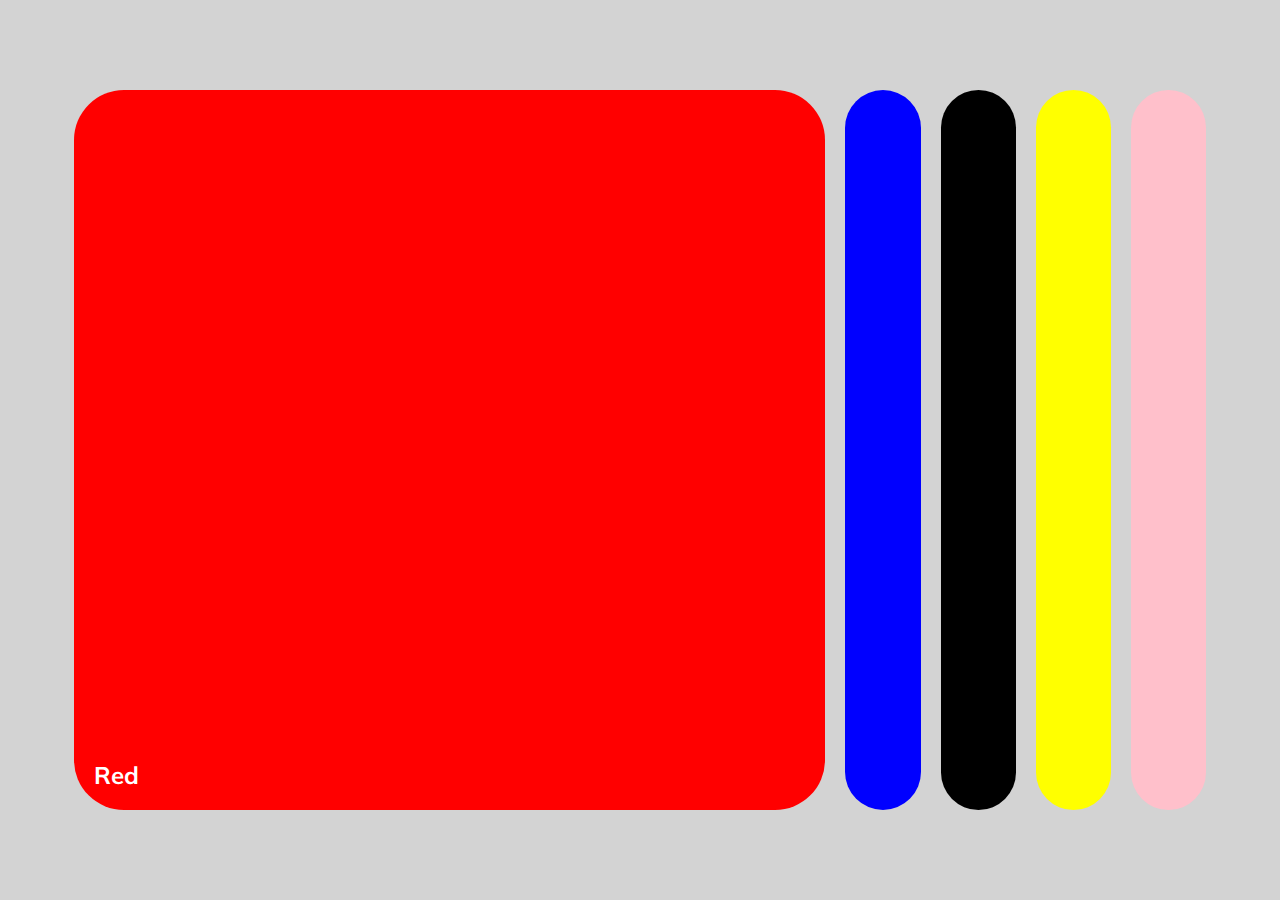
<file: 1. Expanding Cards/index.html>
<!DOCTYPE html>
<html lang="en">
<head>
    <meta charset="UTF-8">
    <meta name="viewport" content="width=device-width, initial-scale=1.0">
    <link rel="stylesheet" href="style.css">
    <title>Expanding Cards</title>
</head>
<body>
    <div class="container">
        <div class="panel active" style="background-color: red;"><h3>Red</h3></div>
        <div class="panel" style="background-color: blue;"><h3>Blue</h3></div>   
        <div class="panel" style="background-color: black;"><h3>Black</h3></div>   
        <div class="panel" style="background-color: yellow;"><h3>Yellow</h3></div>   
        <div class="panel" style="background-color: pink;"><h3>Pink</h3></div>   


    </div>
    <script src="main.js"></script>
</body>
</html>
</file>
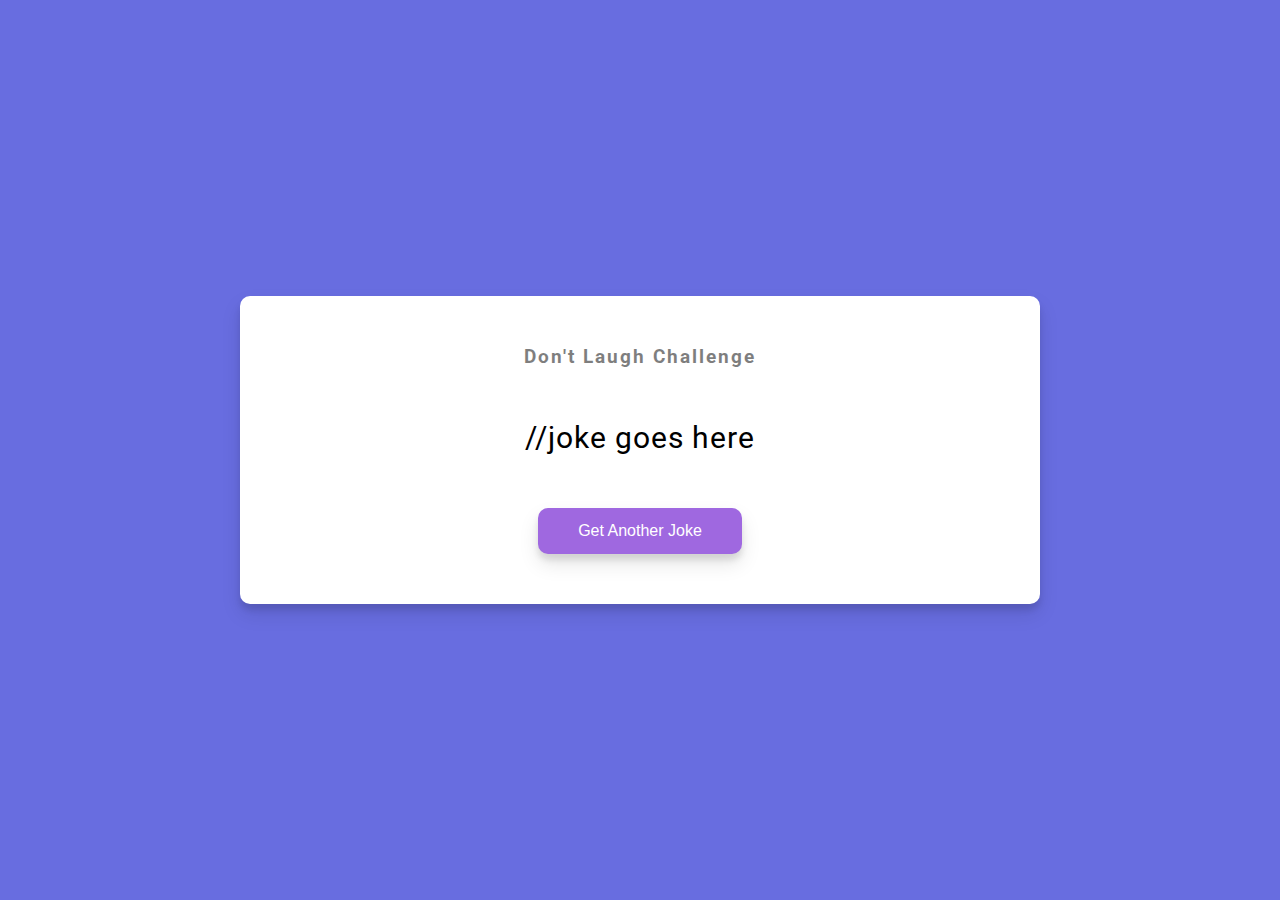
<file: 10. Dad Jokes/index.html>
<!DOCTYPE html>
<html lang="en">
  <head>
    <meta charset="UTF-8" />
    <meta name="viewport" content="width=device-width, initial-scale=1.0" />
    <link rel="stylesheet" href="style.css" />
    <title>Dad Jokes</title>
  </head>
  <body>
    <div class="container">
      <h3>Don't Laugh Challenge</h3>
      <div id="joke" class="joke">
        //joke goes here
      </div>
      <button id="jokeBtn" class="btn">Get Another Joke</button>
    </div>
    <script src="main.js"></script>
  </body>
</html>
</file>
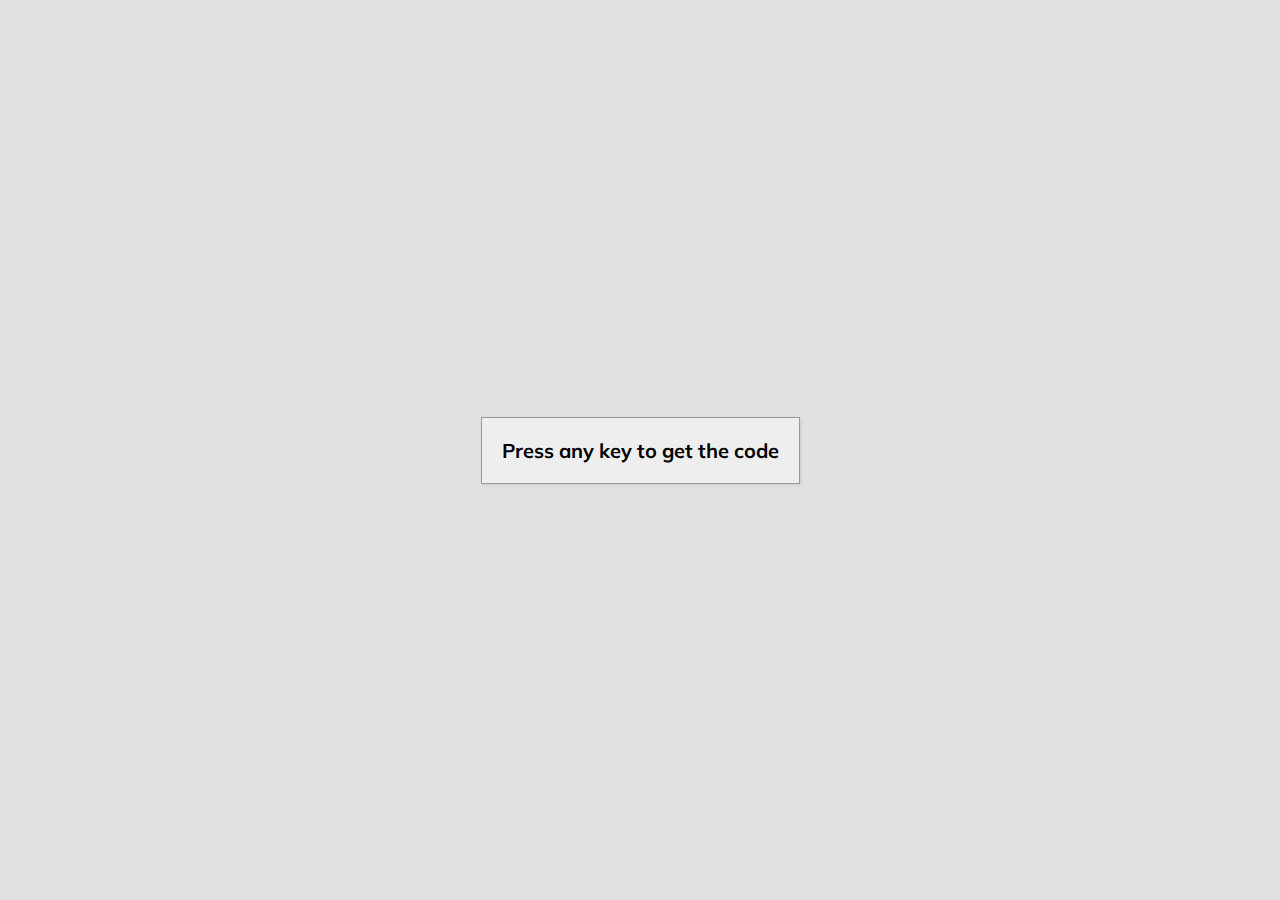
<file: 11. Event Key Codes/index.html>
<!DOCTYPE html>
<html lang="en">
  <head>
    <meta charset="UTF-8" />
    <meta name="viewport" content="width=device-width, initial-scale=1.0" />
    <link rel="stylesheet" href="style.css" />
    <title>Event Key Codes</title>
  </head>
  <body>
    <div id="insert">
      

      <div class="key">
        Press any key to get the code
      </div>
    </div>
    <script src="script.js"></script>
  </body>
</html>
</file>
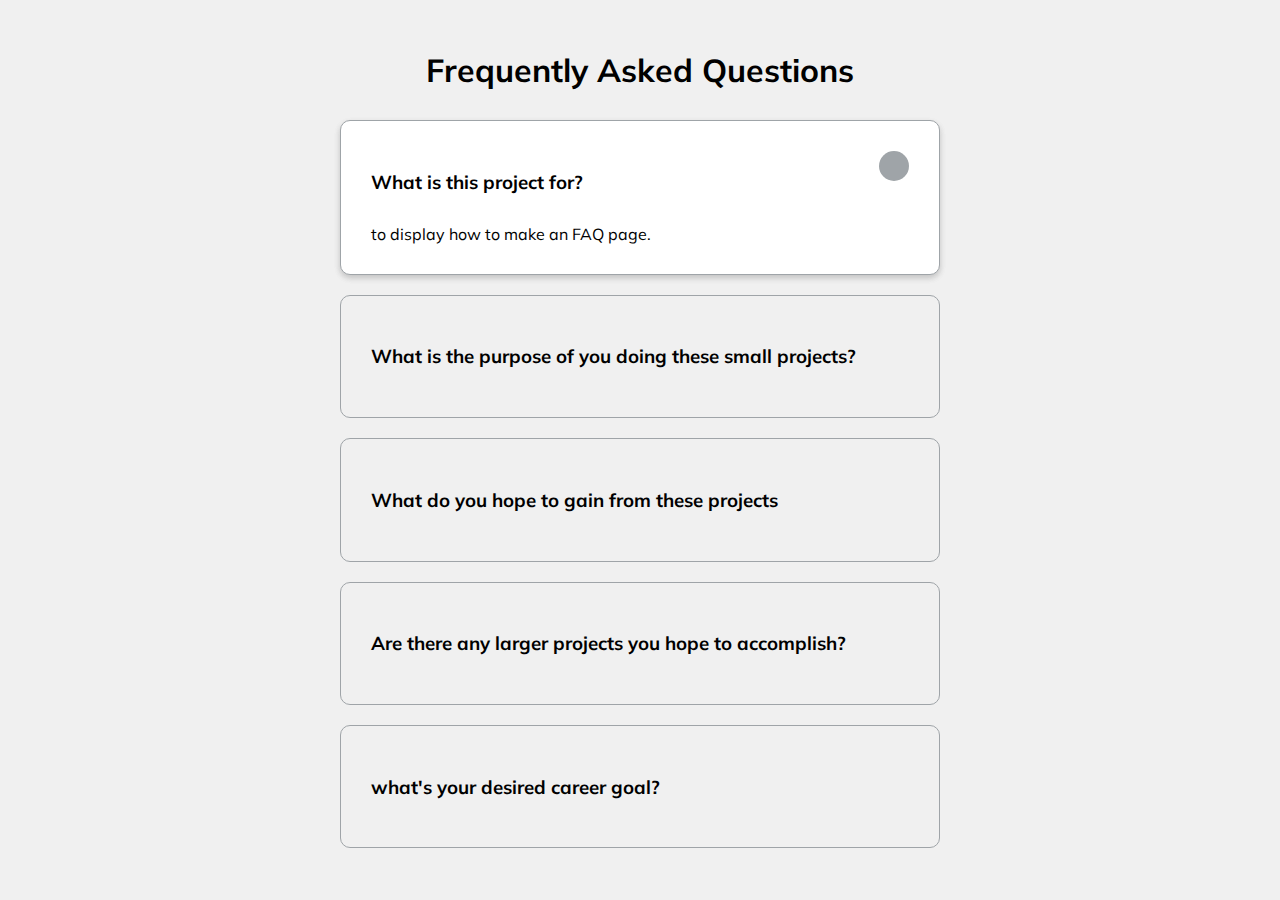
<file: 12. FAQ/index.html>
<!DOCTYPE html>
<html lang="en">
  <head>
    <meta charset="UTF-8" />
    <meta name="viewport" content="width=device-width, initial-scale=1.0" />
    <link rel="stylesheet" href="https://cdnjs.cloudflare.com/ajax/libs/font-awesome/6.4.2/css/all.min.css" integrity="sha512-z3gLpd7yknf1YoNbCzqRKc4qyor8gaKU1qmn+CShxbuBusANI9QpRohGBreCFkKxLhei6S9CQXFEbbKuqLg0DA==" crossorigin="anonymous" referrerpolicy="no-referrer" />
    <link rel="stylesheet" href="style.css" />
    <title>FAQ</title>
  </head>
  <body>
    <h1>Frequently Asked Questions</h1>
    <div class="faq-container">
      <div class="faq active">
        <h3 class="faq.title">
          What is this project for?
        </h3>

        <p class="faq-text">
          to display how to make an FAQ page.
        </p>

        <button class="faq-toggle">
          <i class="fas fa-chevron-down"></i>
          <i class="fas fa-times"></i>
        </button>
      </div>
      <div class="faq">
        <h3 class="faq.title">
          What is the purpose of you doing these small projects?
        </h3>

        <p class="faq-text">
          to familiarze yourself with the functions of html, css, and javascript.
        </p>

        <button class="faq-toggle">
          <i class="fas fa-chevron-down"></i>
          <i class="fas fa-times"></i>
        </button>
      </div>
      <div class="faq">
        <h3 class="faq.title">
          What do you hope to gain from these projects
        </h3>

        <p class="faq-text">
          to have not only comfortability, but display said understanding to employers and also have ideas for future larger projects.
        </p>

        <button class="faq-toggle">
          <i class="fas fa-chevron-down"></i>
          <i class="fas fa-times"></i>
        </button>
      </div>
      <div class="faq">
        <h3 class="faq.title">
          Are there any larger projects you hope to accomplish?
        </h3>
      
        <p class="faq-text">
          An interactive website, an animation, an rpg game, an app
        </p>

        <button class="faq-toggle">
          <i class="fas fa-chevron-down"></i>
          <i class="fas fa-times"></i>
        </button>
      </div>
      <div class="faq">
        <h3 class="faq.title">
          what's your desired career goal?
        </h3>

        <p class="faq-text">
          to go into web development and continue into software engineering
        </p>

        <button class="faq-toggle">
          <i class="fas fa-chevron-down"></i>
          <i class="fas fa-times"></i>
        </button>
      </div>
    </div>
    <script src="script.js"></script>
  </body>
</html>
</file>
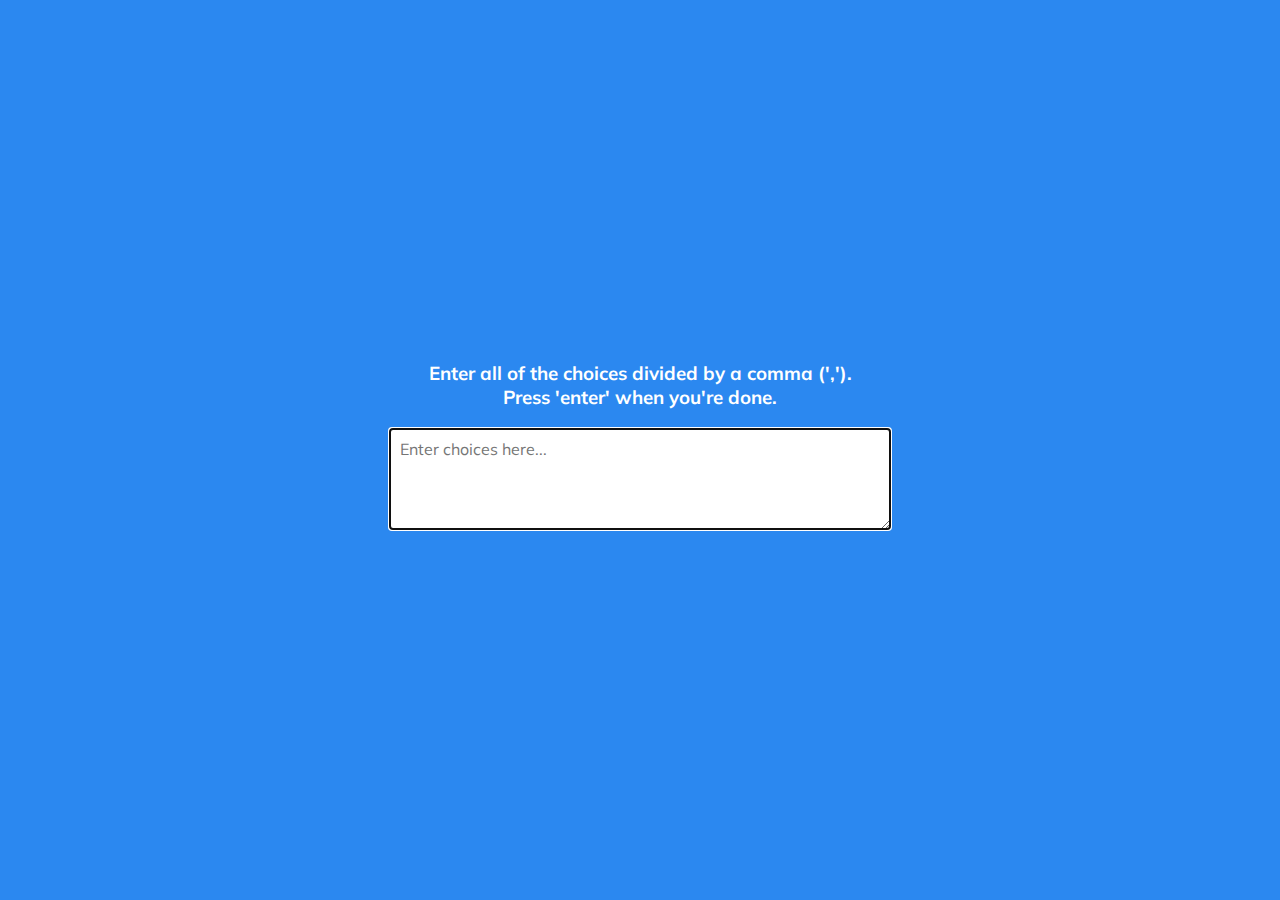
<file: 13. Randdom Choices/index.html>
<!DOCTYPE html>
<html lang="en">
  <head>
    <meta charset="UTF-8" />
    <meta name="viewport" content="width=device-width, initial-scale=1.0" />
    <link rel="stylesheet" href="style.css" />
    <title>Random Choice Picker</title>
  </head>
  <body>
    <div class="container">
      <h3>Enter all of the choices divided by a comma (',').
      <br> Press 'enter' when you're done.</h3>
      <textarea placeholder="Enter choices here..." id="textarea"></textarea>

      <div id="tags"></div>
    </div>
    <script src="script.js"></script>
  </body>
</html>
</file>
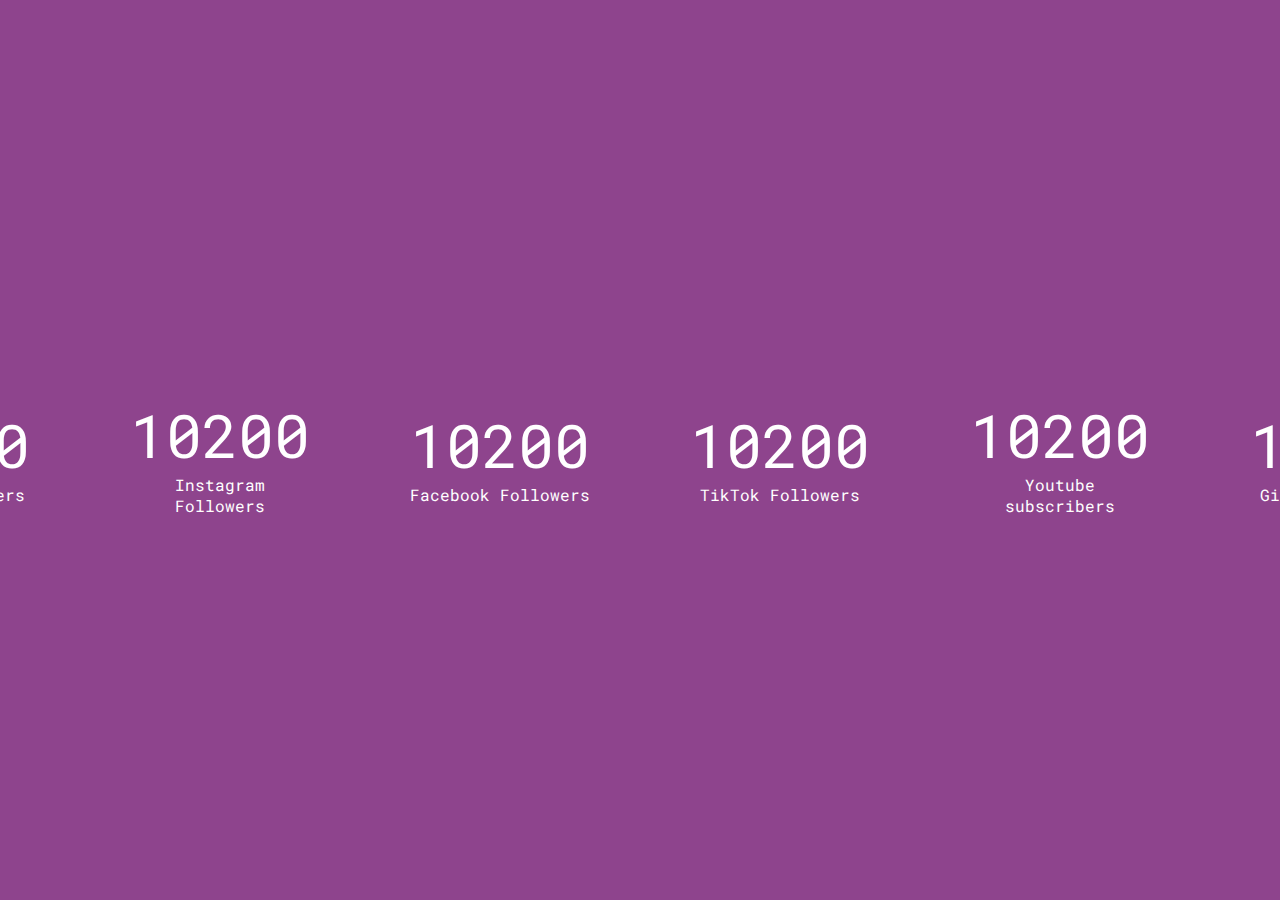
<file: 15. Increment Counter/index.html>
<!DOCTYPE html>
<html lang="en">
  <head>
    <meta charset="UTF-8" />
    <meta name="viewport" content="width=device-width, initial-scale=1.0" />
    <link rel="stylesheet" href="style.css" />
    <link rel="stylesheet" href="https://cdnjs.cloudflare.com/ajax/libs/font-awesome/6.4.2/css/all.min.css" integrity="sha512-z3gLpd7yknf1YoNbCzqRKc4qyor8gaKU1qmn+CShxbuBusANI9QpRohGBreCFkKxLhei6S9CQXFEbbKuqLg0DA==" crossorigin="anonymous" referrerpolicy="no-referrer" />
    <title>Increment Counter</title>
  </head>
  <body>
    <div class="counter-container">
      <i class="fab fa-twitter fa-3x"></i>
      <div class="counter" data-target="12000"></div>
      <span>Twitter Followers</span>
    </div>

    <div class="counter-container">
      <i class="fab fa-instagram fa-3x"></i>
      <div class="counter" data-target="12000"></div>
      <span>Instagram Followers</span>
    </div>

    <div class="counter-container">
      <i class="fab fa-facebook fa-3x"></i>
      <div class="counter" data-target="12000"></div>
      <span>Facebook Followers</span>
    </div>

    <div class="counter-container">
      <i class="fab fa-tiktok fa-3x"></i>
      <div class="counter" data-target="12000"></div>
      <span>TikTok Followers</span>
    </div>

    <div class="counter-container">
      <i class="fab fa-youtube fa-3x"></i>
      <div class="counter" data-target="12000"></div>
      <span>Youtube subscribers</span>
    </div>

    <div class="counter-container">
      <i class="fab fa-github fa-3x"></i>
      <div class="counter" data-target="12000"></div>
      <span>Github Followers</span>
    </div>
    <script src="script.js"></script>
  </body>
</html>
</file>
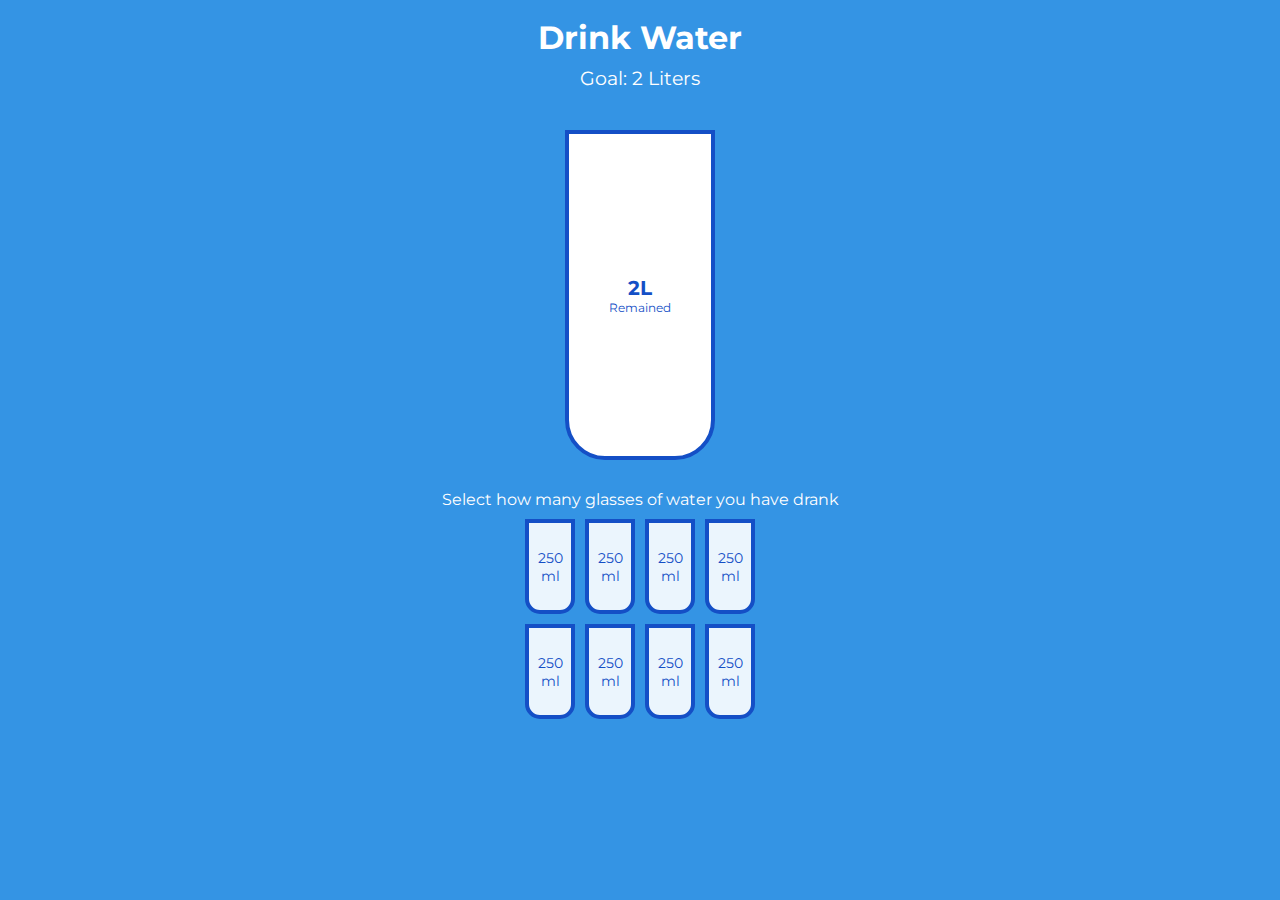
<file: 16. Drink Water App/index.html>
<!DOCTYPE html>
<html lang="en">
  <head>
    <meta charset="UTF-8" />
    <meta name="viewport" content="width=device-width, initial-scale=1.0" />
    <link rel="stylesheet" href="drinkWater.css">
    <title>Drink Water!</title>
  </head>
  <body>
    <h1>Drink Water</h1>
    <h3>Goal: 2 Liters</h3>

    <div class="cup">
      <div class="remained" id="remained">
        <span id="liters"></span>
        <small>Remained</small>
      </div>

      <div class="percentage" id="percentage"></div>
    </div>

    <p class="text">Select how many glasses of water you have drank</p>

    <div class="cups">
      <div class="cup cup-small">250 ml</div>
      <div class="cup cup-small">250 ml</div>
      <div class="cup cup-small">250 ml</div>
      <div class="cup cup-small">250 ml</div>
      <div class="cup cup-small">250 ml</div>
      <div class="cup cup-small">250 ml</div>
      <div class="cup cup-small">250 ml</div>
      <div class="cup cup-small">250 ml</div>
    </div>
    <script src="drinkWater.js"></script>
  </body>
</html>
</file>
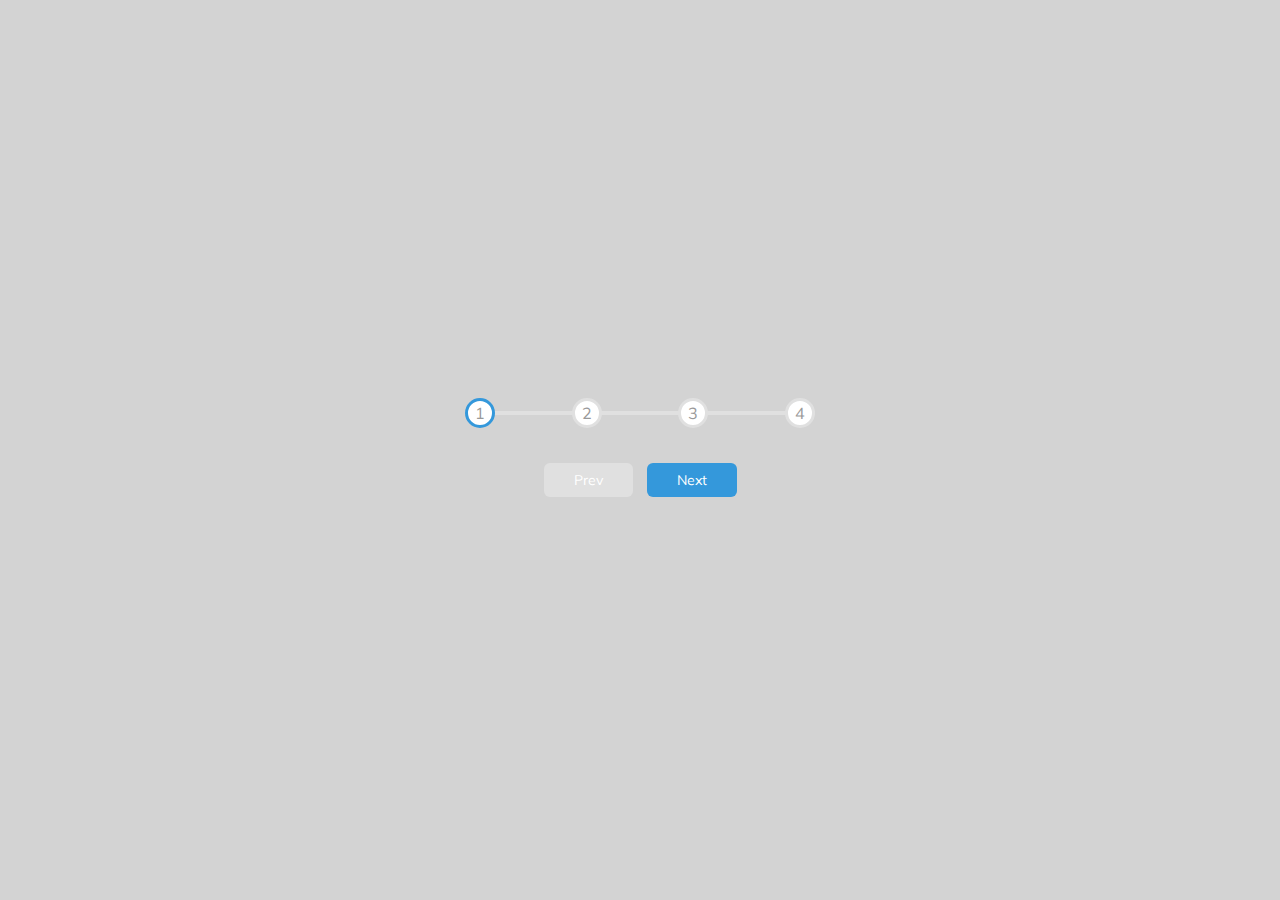
<file: 2. Progress Steps/index.html>
<!DOCTYPE html>
<html lang="en">
<head>
    <meta charset="UTF-8">
    <meta name="viewport" content="width=device-width, initial-scale=1.0">
    <link rel="stylesheet" href="style.css">
    <title>Progress Steps</title>
</head>
<body>
    <div class="container">
        <div class="progress-container">
            <div class="progress" id="progress"></div>
            <div class="circle active">1</div>
            <div class="circle">2</div>
            <div class="circle">3</div>
            <div class="circle">4</div>
        </div>

        <button class="btn" id="prev" disabled>Prev</button>
        <button class="btn" id="next">Next</button>
    </div>

    <script src="main.js"></script>
</body>
</html>
</file>
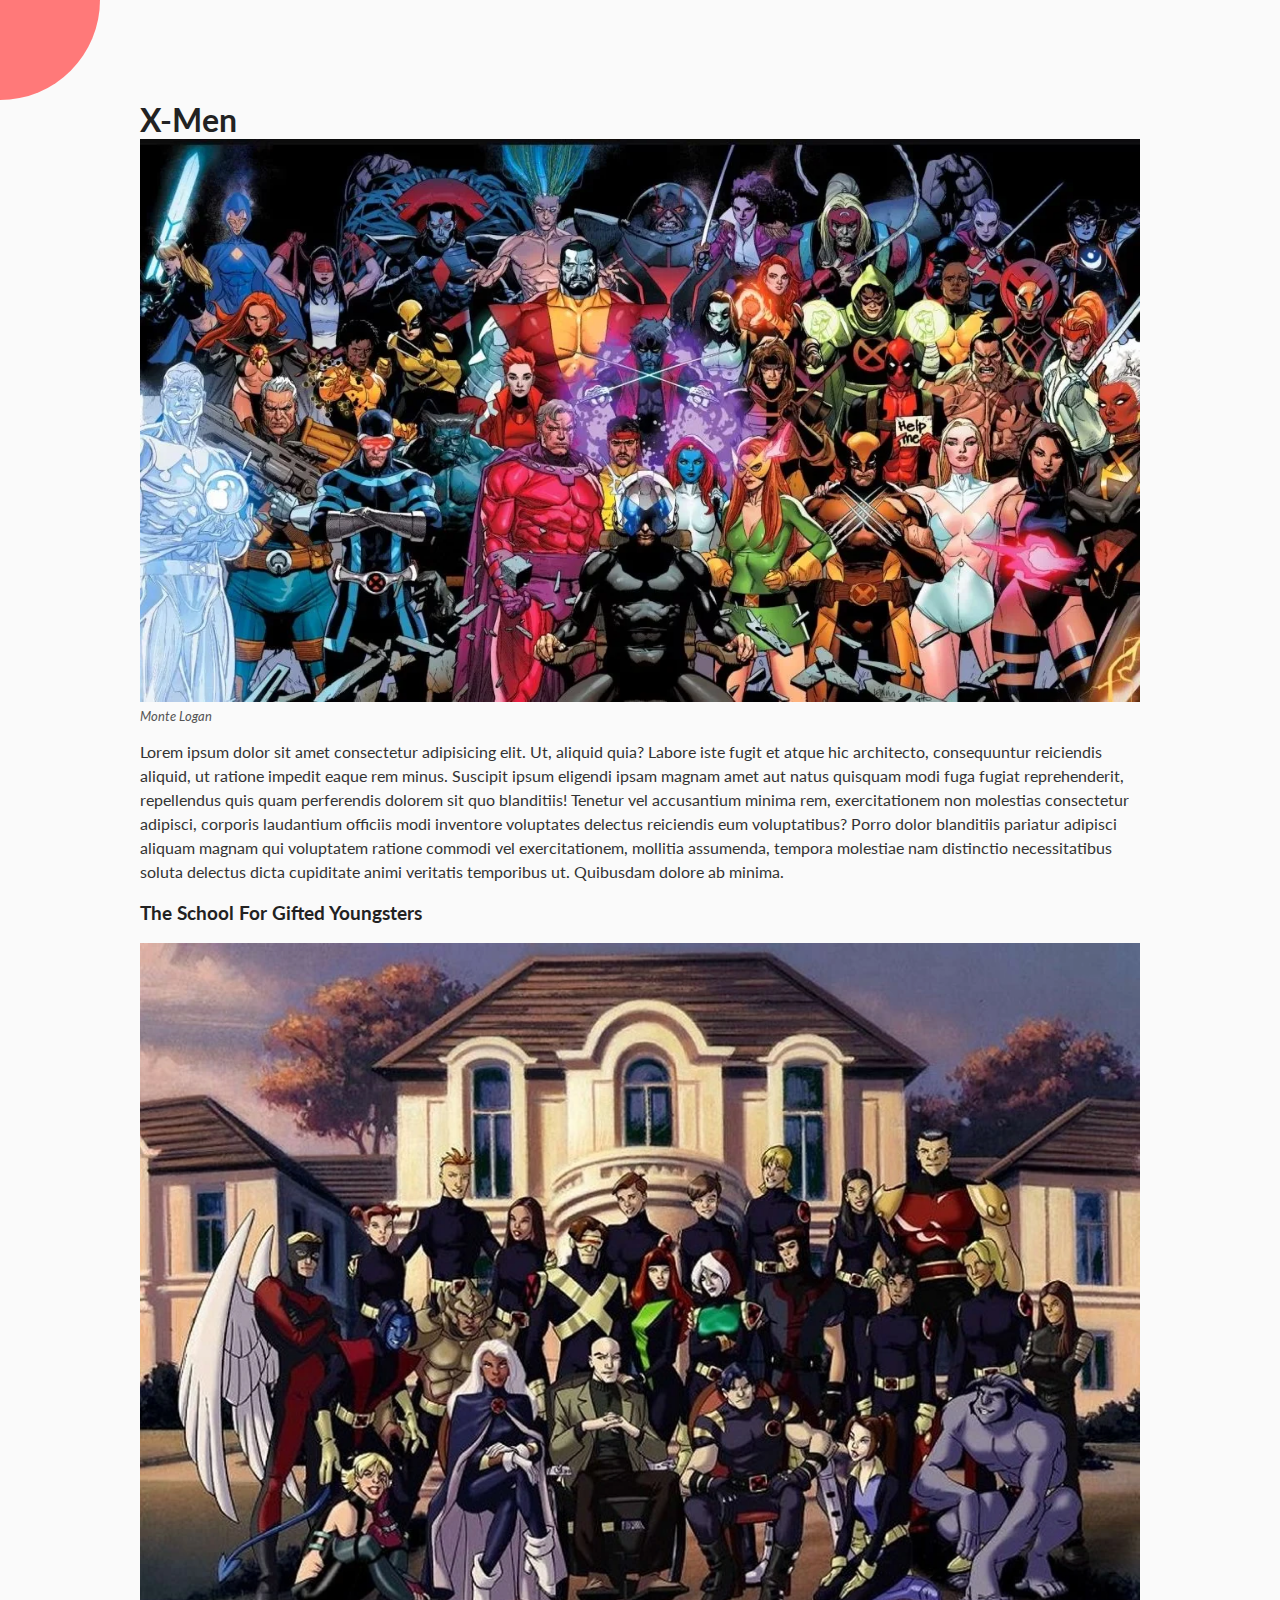
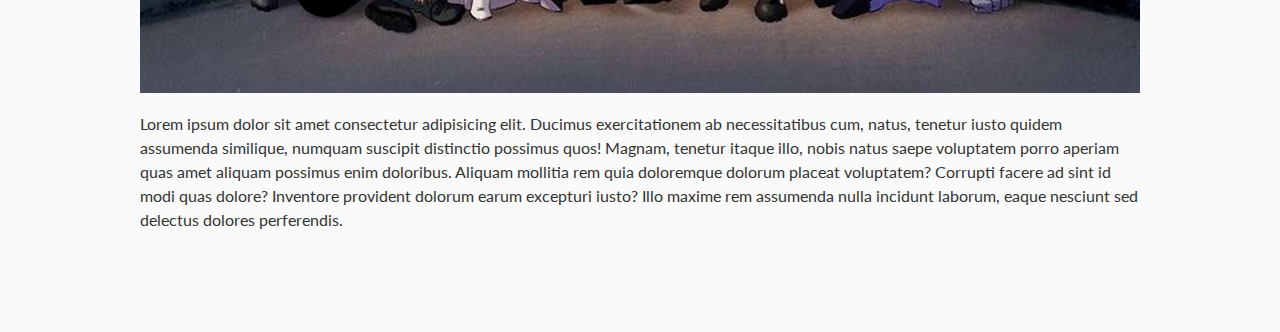
<file: 3. Rotating Nav/index.html>
<!DOCTYPE html>
<html lang="en">
<head>
    <meta charset="UTF-8">
    <meta name="viewport" content="width=device-width, initial-scale=1.0">
    <link rel="stylesheet" href="style.css">
    <link rel="stylesheet" href="https://cdnjs.cloudflare.com/ajax/libs/font-awesome/6.4.2/css/all.min.css" integrity="sha512-z3gLpd7yknf1YoNbCzqRKc4qyor8gaKU1qmn+CShxbuBusANI9QpRohGBreCFkKxLhei6S9CQXFEbbKuqLg0DA==" crossorigin="anonymous" referrerpolicy="no-referrer" />
    <title>Rotating Nav</title>
</head>
<body>
    <div class="container">
        <div class="circle-container">
            <div class="circle">
                <button id="close">
                    <i class="fas fa-times"></i>
                </button>
                <button id="open">
                    <i class="fas fa-bars"></i>
                </button>
            </div>
        </div>

        <div class="content">
            <h1>X-Men</h1>
            <img src="xmen-comic-cast.jpg" alt="The X-Men">
            <small>Monte Logan</small>
            <p>Lorem ipsum dolor sit amet consectetur adipisicing elit. Ut, aliquid quia? Labore iste fugit et atque hic architecto, consequuntur reiciendis aliquid, ut ratione impedit eaque rem minus. Suscipit ipsum eligendi ipsam magnam amet aut natus quisquam modi fuga fugiat reprehenderit, repellendus quis quam perferendis dolorem sit quo blanditiis! Tenetur vel accusantium minima rem, exercitationem non molestias consectetur adipisci, corporis laudantium officiis modi inventore voluptates delectus reiciendis eum voluptatibus? Porro dolor blanditiis pariatur adipisci aliquam magnam qui voluptatem ratione commodi vel exercitationem, mollitia assumenda, tempora molestiae nam distinctio necessitatibus soluta delectus dicta cupiditate animi veritatis temporibus ut. Quibusdam dolore ab minima.</p>

            <h3>The School For Gifted Youngsters</h3>
            <img src="X-Men-Evolution.jpg" alt="X-Men-Evolution">
            <p>Lorem ipsum dolor sit amet consectetur adipisicing elit. Ducimus exercitationem ab necessitatibus cum, natus, tenetur iusto quidem assumenda similique, numquam suscipit distinctio possimus quos! Magnam, tenetur itaque illo, nobis natus saepe voluptatem porro aperiam quas amet aliquam possimus enim doloribus. Aliquam mollitia rem quia doloremque dolorum placeat voluptatem? Corrupti facere ad sint id modi quas dolore? Inventore provident dolorum earum excepturi iusto? Illo maxime rem assumenda nulla incidunt laborum, eaque nesciunt sed delectus dolores perferendis.</p>
        </div>
    </div>
    
    <nav>
        <ul>
            <li><i class="fas fa-home"></i>Home</li>
            <li><i class="fas fa-user-alt"></i>About</li>
            <li><i class="fas fa-envelope"></i>Contact</li>
        </ul>
    </nav>
    <script src="main.js"></script>
</body>
</html>
</file>
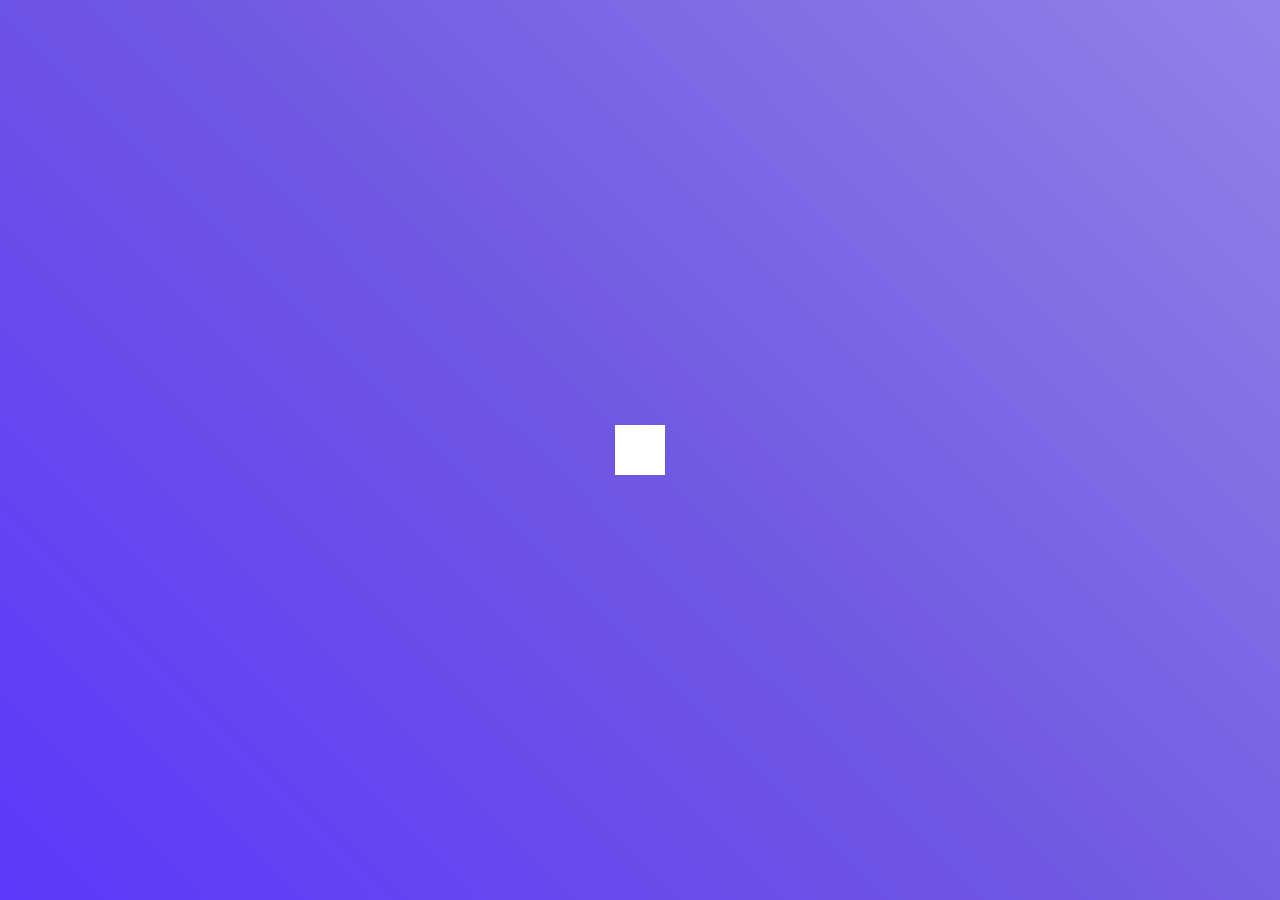
<file: 4. Hidden Search/index.html>
<!DOCTYPE html>
<html lang="en">
<head>
    <meta charset="UTF-8">
    <meta name="viewport" content="width=device-width, initial-scale=1.0">
    <link rel="stylesheet" href="style.css">
    <link rel="stylesheet" href="https://cdnjs.cloudflare.com/ajax/libs/font-awesome/6.4.2/css/all.min.css" integrity="sha512-z3gLpd7yknf1YoNbCzqRKc4qyor8gaKU1qmn+CShxbuBusANI9QpRohGBreCFkKxLhei6S9CQXFEbbKuqLg0DA==" crossorigin="anonymous" referrerpolicy="no-referrer" />
    <title>Hidden Search</title>
</head>
<body>
    <div class="search">
        <input type="text" class="input" placeholder="search...">
        <button class="btn">
            <i class="fas fa-search"></i>
        </button>
    </div>

    <script src="main.js"></script>
</body>
</html>
</file>
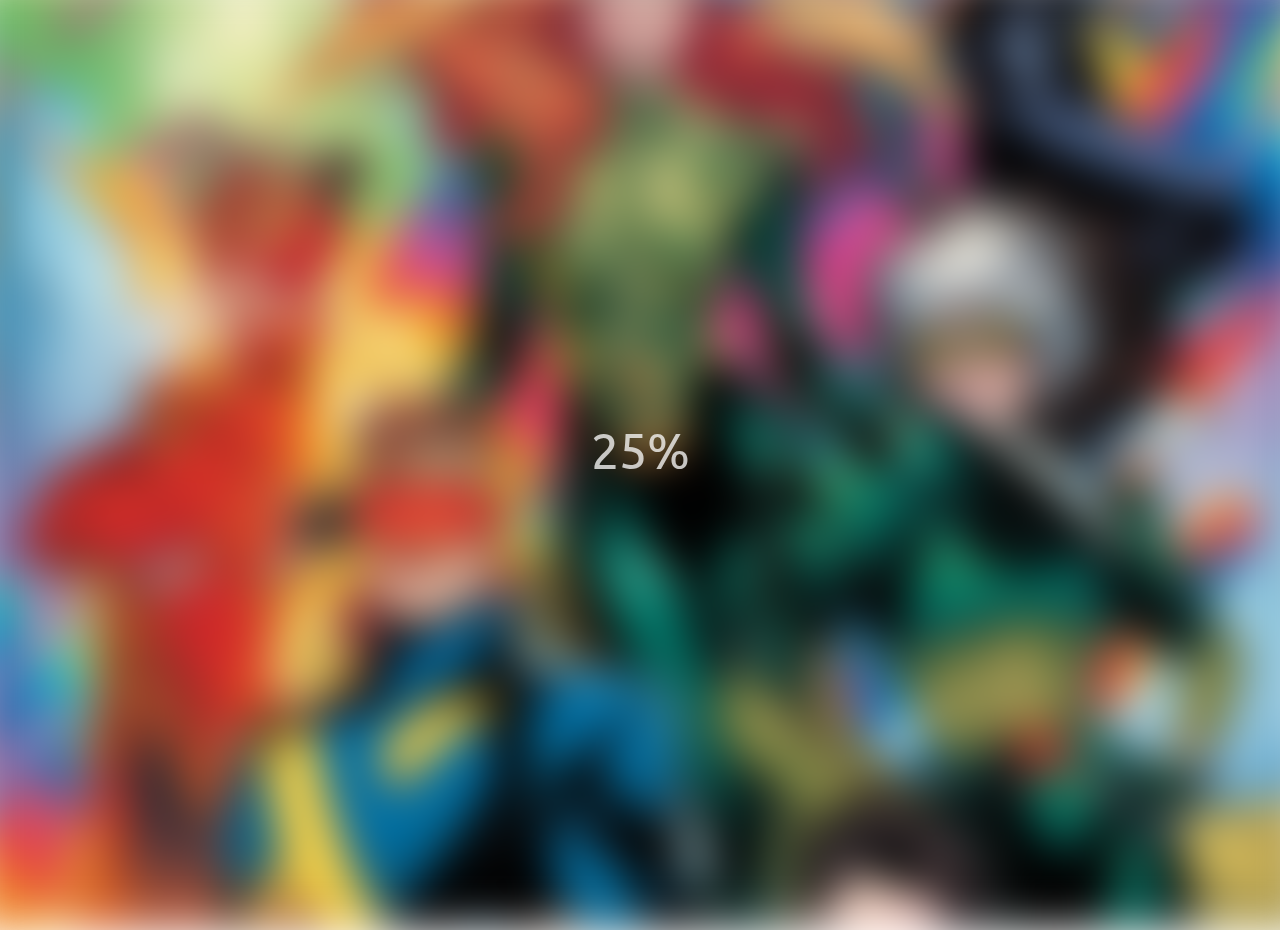
<file: 5. Blurry Loading/index.html>
<!DOCTYPE html>
<html lang="en">
  <head>
    <meta charset="UTF-8" />
    <meta name="viewport" content="width=device-width, initial-scale=1.0" />
    <link rel="stylesheet" href="style.css" />
    <title>Blurry Loading</title>
  </head>
  <body>
    <section class="bg"></section>
    <div class="loading-text">0%</div>
    <script src="main.js"></script>
  </body>
</html>
</file>
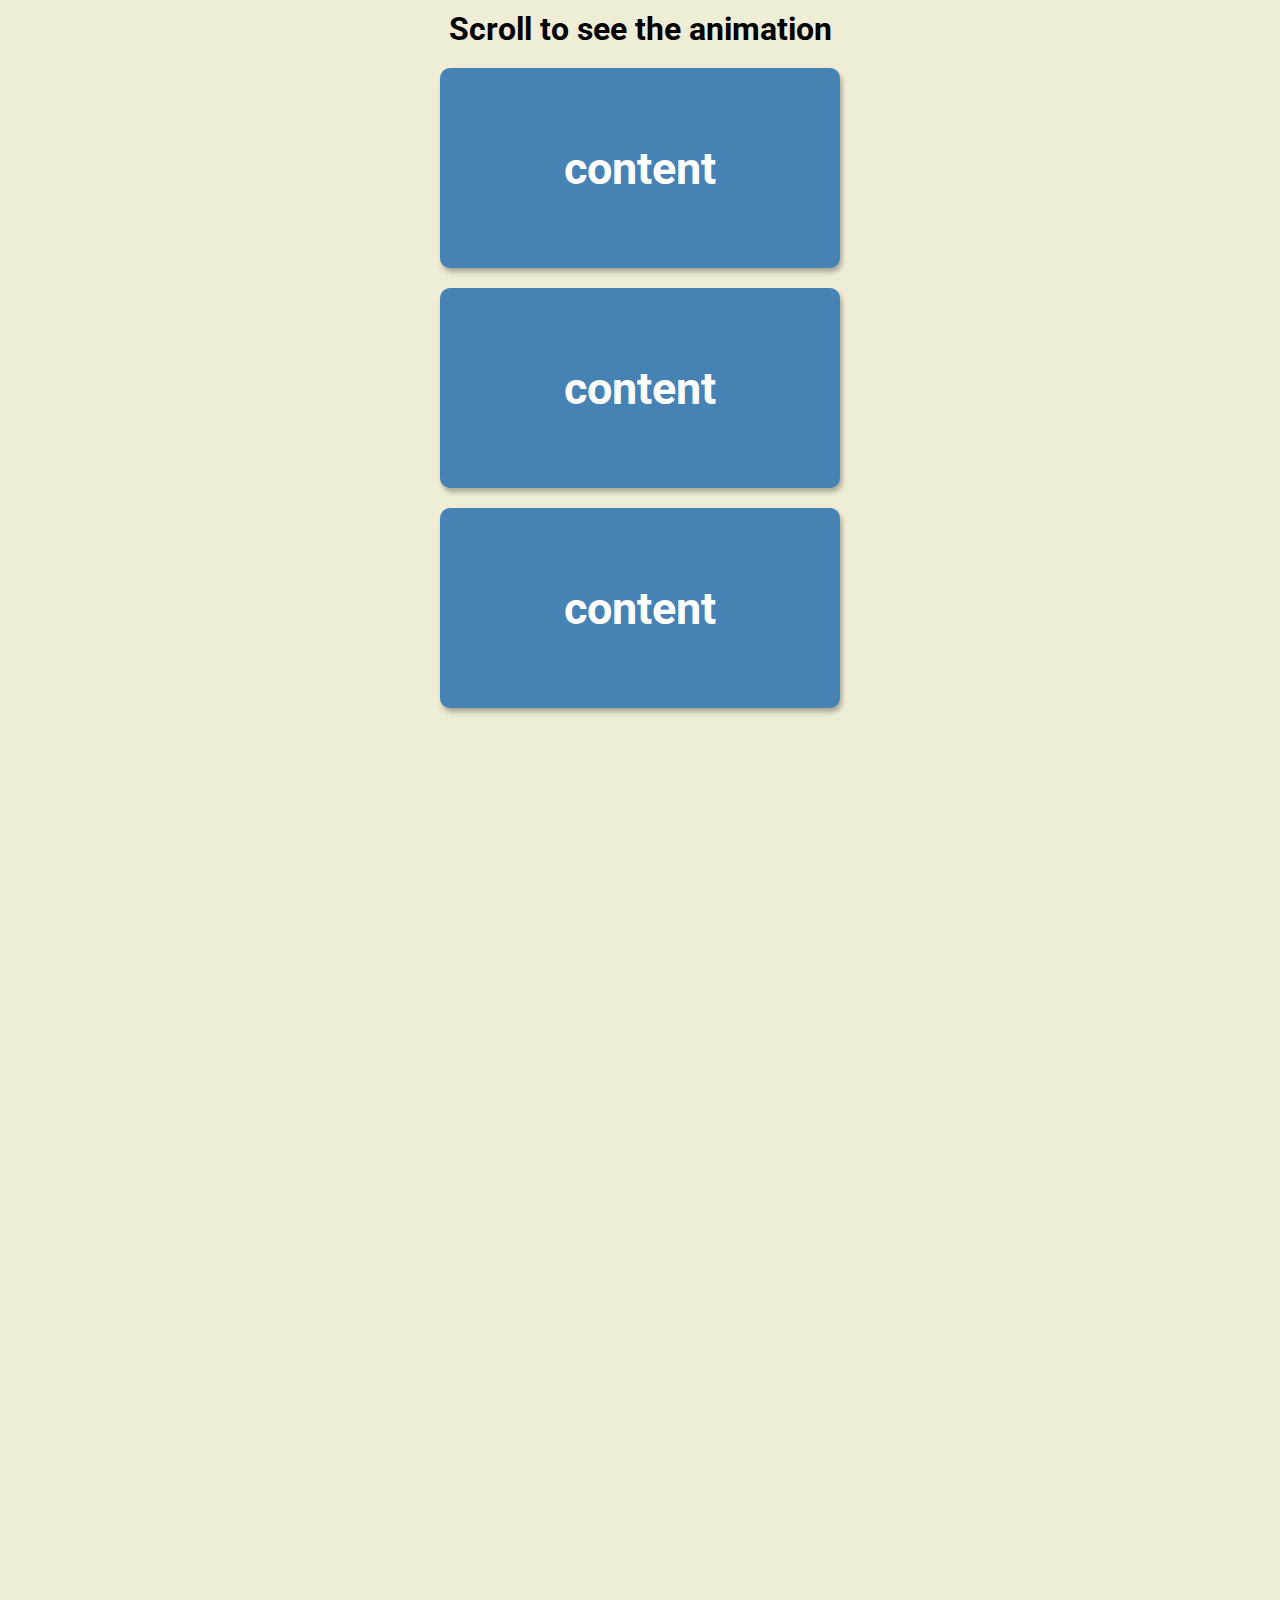
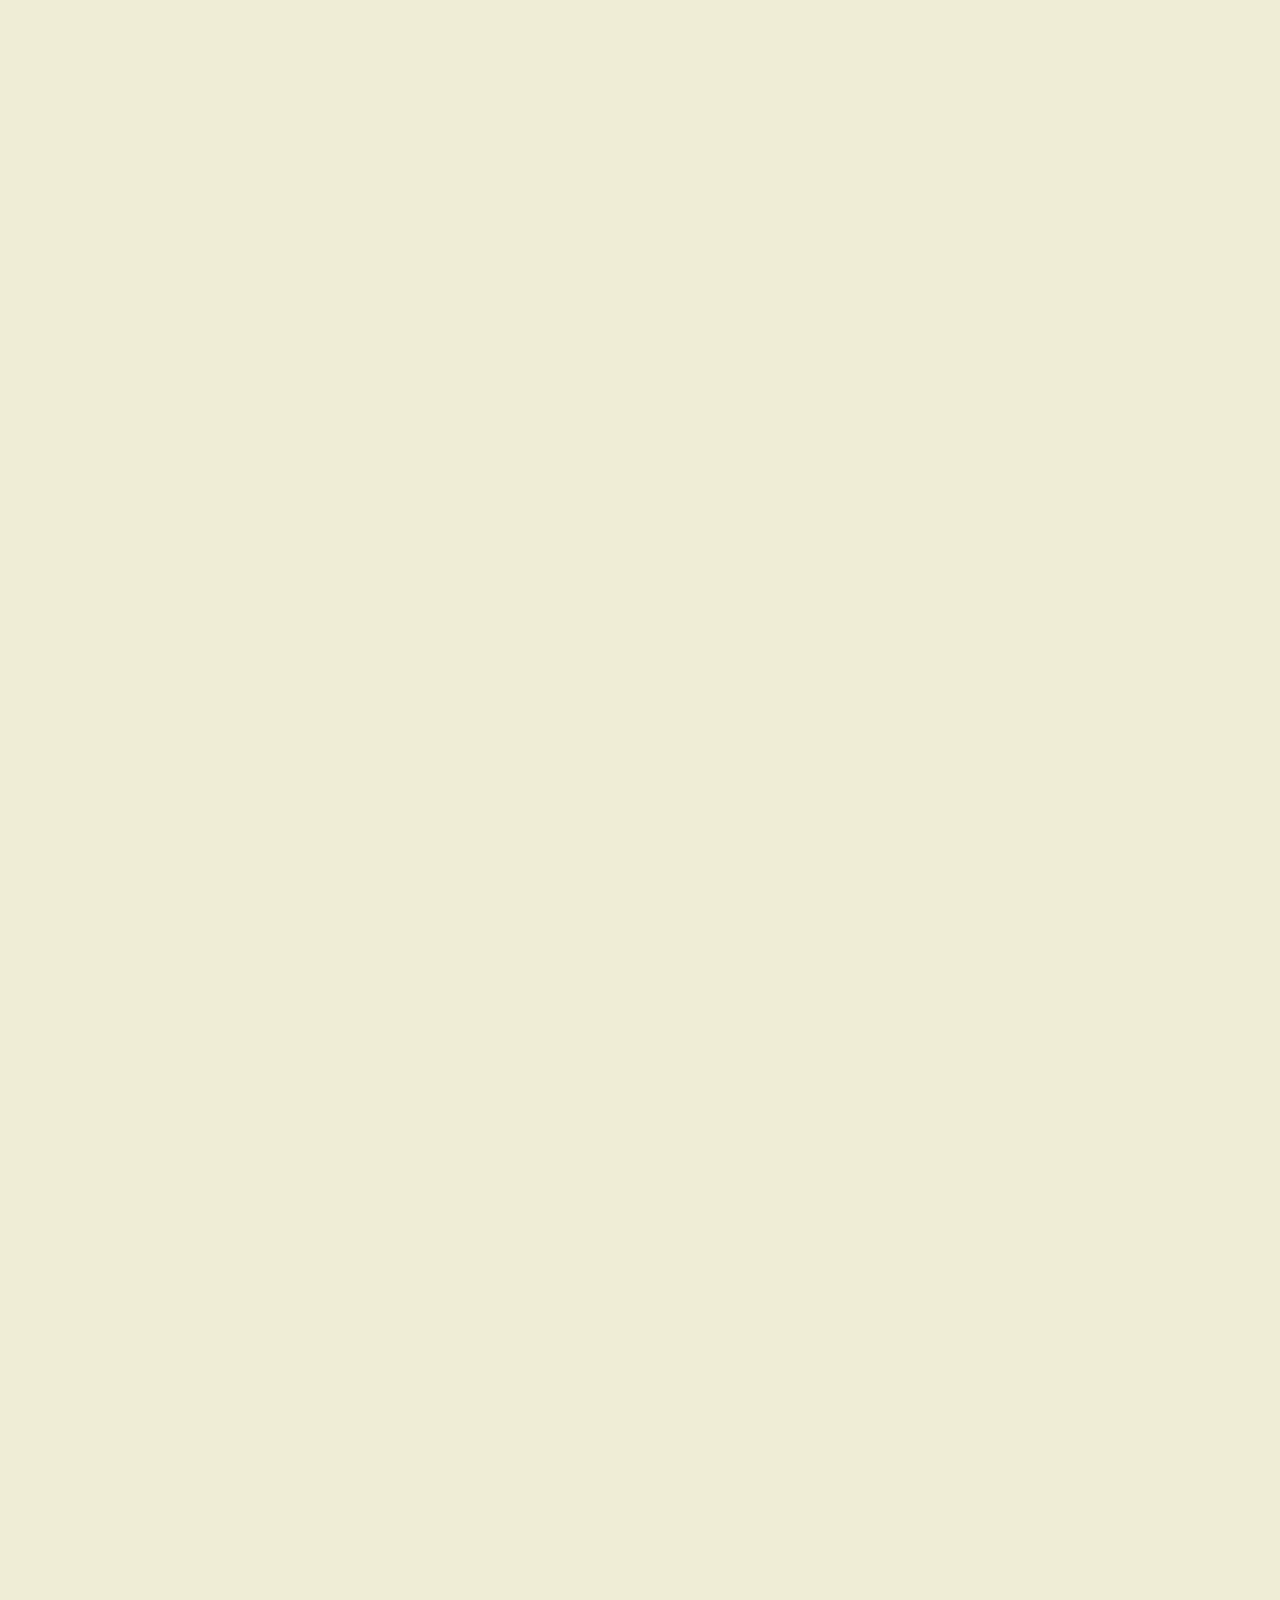
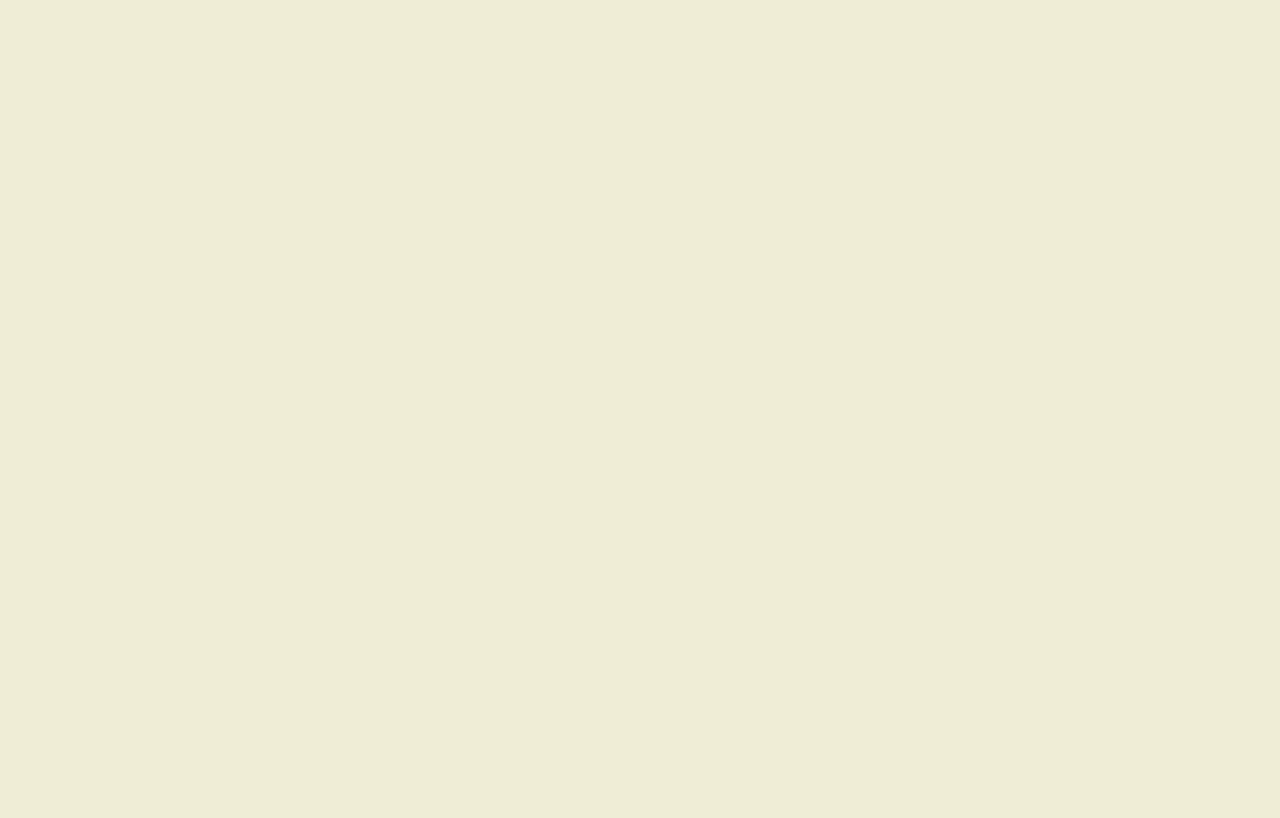
<file: 6. Scroll Animation/index.html>
<!DOCTYPE html>
<html lang="en">
  <head>
    <meta charset="UTF-8" />
    <meta name="viewport" content="width=device-width, initial-scale=1.0" />
    <link rel="stylesheet" href="style.css" />
    <title>Scroll Animation</title>
  </head>
  <body>
    <h1>Scroll to see the animation</h1>
    <div class="box"><h2>content</h2></div>
    <div class="box"><h2>content</h2></div>
    <div class="box"><h2>content</h2></div>
    <div class="box"><h2>content</h2></div>
    <div class="box"><h2>content</h2></div>
    <div class="box"><h2>content</h2></div>
    <div class="box"><h2>content</h2></div>
    <div class="box"><h2>content</h2></div>
    <div class="box"><h2>content</h2></div>
    <div class="box"><h2>content</h2></div>
    <div class="box"><h2>content</h2></div>
    <div class="box"><h2>content</h2></div>
    <div class="box"><h2>content</h2></div>
    <div class="box"><h2>content</h2></div>
    <div class="box"><h2>content</h2></div>
    <div class="box"><h2>content</h2></div>
    <div class="box"><h2>content</h2></div>
    <div class="box"><h2>content</h2></div>
    <script src="main.js"></script>
  </body>
</html>
</file>
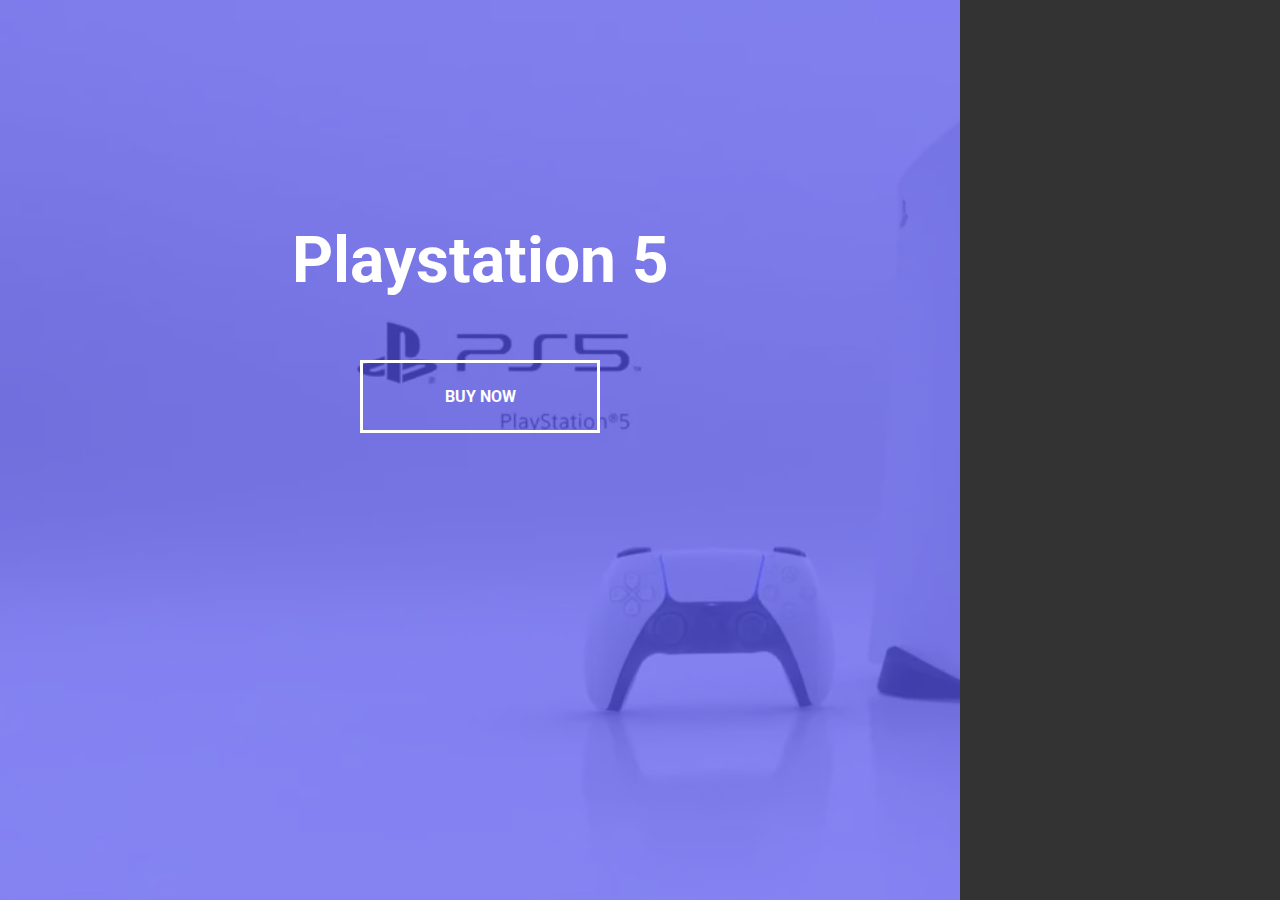
<file: 7. Split Landing Page/index.html>
<!DOCTYPE html>
<html lang="en">
  <head>
    <meta charset="UTF-8" />
    <meta name="viewport" content="width=device-width, initial-scale=1.0" />
    <link rel="stylesheet" href="style.css" />
    <title>Split Landing Page</title>
  </head>
  <body>
    <div class="container">
      <div class="split left">
        <h1>Playstation 5</h1>
        <a href="#" class="btn">Buy Now</a>
      </div>
      <div class="split right">
        <h1>XBox Series X</h1>
        <a href="#" class="btn">Buy Now</a>
      </div>
    </div>
    <script src="script.js"></script>
  </body>
</html>
</file>
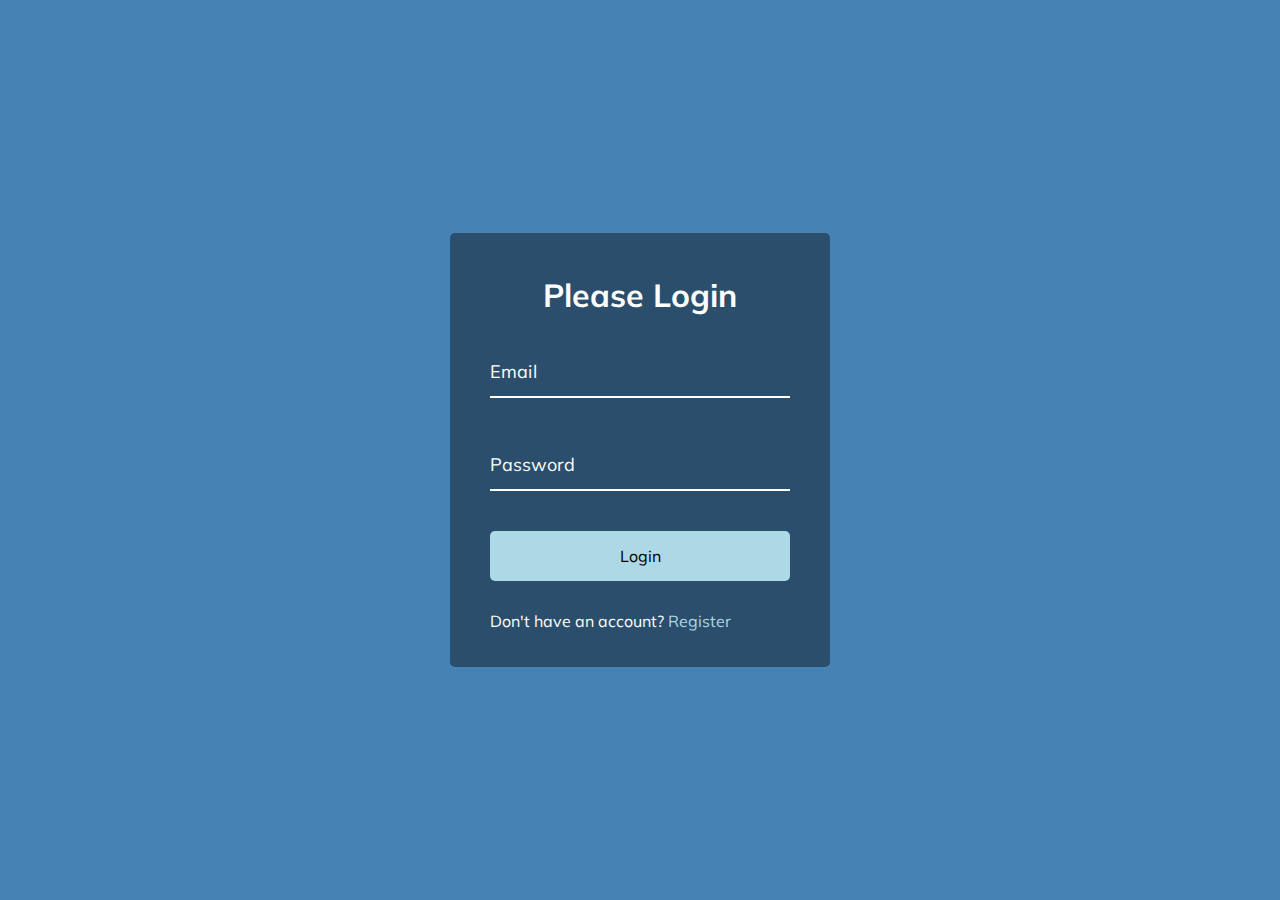
<file: 8. Form Wave/index.html>
<!DOCTYPE html>
<html lang="en">
  <head>
    <meta charset="UTF-8" />
    <meta name="viewport" content="width=device-width, initial-scale=1.0" />
    <link rel="stylesheet" href="style.css" />
    <title>Form Input Wave</title>
  </head>
  <body>
    <div class="container">
      <h1>Please Login</h1>
      <form>
        <div class="form-control">
          <input type="text" required>
          <label>Email</label>
        </div>

        <div class="form-control">
          <input type="password" required>
          <label>Password</label>
        </div>


        <button class="btn">Login</button>

        <p class="text">Don't have an account? <a href="#">Register</a></p>
      </form>
    </div>
    <script src="script.js"></script>
  </body>
</html>
</file>
<file: 1. Expanding Cards/style.css>
@import url('https://fonts.googleapis.com/css2?family=Muli&display=swap');

* {
    box-sizing: border-box;
}

body {
    font-family: 'Muli', sans-serif;
    display: flex;
    align-items: center;
    justify-content: center;
    height: 100vh;
    overflow: hidden;
    margin: 0;
    background-color: lightgray;
}

.container {
    display: flex;
    width: 90vw;
}

.panel {
    background-size: cover 100%;
    background-position: center;
    background-repeat: no-repeat;
    height: 80vh;
    border-radius: 50px;
    color: #fff;
    cursor: pointer;
    flex: 0.5;
    margin: 10px;
    position: relative;
    transition: flex 0.7s ease-in;
}

.panel h3 {
    font-size: 24px;
    position: absolute;
    bottom: 20px;
    left: 20px;
    margin: 0;
    opacity: 0;

}

.panel.active {
    flex: 5;
}

.panel.active h3 {
    opacity: 1;
    transition: opacity 0.3s ease-in 0.4s;
}

@media(max-width: 480px) {
    .container {
        width: 100vw;
    }

    .panel:nth-of-type(4),.panel:nth-of-type(5) {
        display: none;
    }
}
</file>
<file: 10. Dad Jokes/style.css>
@import url('https://fonts.googleapis.com/css2?family=Roboto:wght@400;700&display=swap');

* {
  box-sizing: border-box;
}

body {
  background-color: #686de0;
  font-family: 'Roboto', sans-serif;
  display: flex;
  flex-direction: column;
  align-items: center;
  justify-content: center;
  height: 100vh;
  overflow: hidden;
  margin: 0;
  padding: 20px;
}


.container {
  background-color: #fff;
  border-radius: 10px;
  box-shadow: 0 10px 20px rgba(0,0,0,0.1), 0 6px 6px rgba(0,0,0,0.1);
  padding: 50px 20px;
  text-align: center;
  max-width: 100%;
  width: 800px;
}

h3 {
  margin: 0;
  opacity: 0.5;
  letter-spacing: 2px;
}

.joke {
  font-size: 30px;
  letter-spacing: 1px;
  line-height: 40px;
  margin: 50px auto;
  max-width: 600px;
}

.btn {
  background-color: #9f68e0;
  border: 0;
  border-radius: 10px;
  color: #fff;
  box-shadow: 0 10px 20px rgba(0,0,0,0.1), 0 6px 6px rgba(0,0,0,0.1);
  padding: 14px 40px;
  font-size: 16px;
  cursor: pointer;
}

.btn:active {
  transform: scale(0.98);
}

.btn:focus {
  outline: 0;
}
</file>
<file: 11. Event Key Codes/style.css>
@import url('https://fonts.googleapis.com/css2?family=Muli:wght@400;700&display=swap');

* {
  box-sizing: border-box;
}

body {
  background-color: #e1e1e1;
  font-family: 'Muli', sans-serif;
  display: flex;
  align-items: center;
  justify-content: center;
  text-align: center;
  height: 100vh;
  overflow: hidden;
  margin: 0;
}

.key {
  border: 1px solid #999;
  background-color: #eee;
  box-shadow: 1px 1px 3px rgba(0, 0,0,0.1);
  display: inline-flex;
  align-items: center;
  font-size: 20px;
  padding: 20px;
  flex-direction: column;
  margin: 10px;
  font-weight: bold;
  min-width: 150px;
  position: relative;
}

.key small {
  position: absolute;
  top: -24px;
  left: 0;
  text-align: center;
  width: 100%;
  color: #555;
  font-size: 14px;
}
</file>
<file: 12. FAQ/style.css>
@import url('https://fonts.googleapis.com/css2?family=Muli:wght@400;700&display=swap');

* {
  box-sizing: border-box;
}

body {
  font-family: 'Muli', sans-serif;
  background-color: #f0f0f0;
}

h1 {
  margin: 50px 0 30px;
  text-align: center;
}

.faq-container {
  max-width: 600px;
  margin: 0 auto;
}

.faq {
  background-color: transparent;
  border: 1px solid #9fa4a8;
  border-radius: 10px;
  margin: 20px 0;
  padding: 30px;
  position: relative;
  overflow: hidden;
  transition: 0.3s ease;
}

.faq.active {
  background-color: #fff;
  box-shadow: 0 3px 6px rgba(0,0,0,0.1), 0 3px 6px rgba(0,0,0,0.1);
}

.faq.active::before,
.faq.active::after {
  font-family: 'Font Awesome 5 Free';
  content: "\f075";
  color: #2ecc71;
  font-size: 7rem;
  position: absolute;
  opacity: 0.2;
  top: 20px;
  left: 20px;
  z-index: 0;
}

.faq.active::before {
  color: #3498db;
  top: -10px;
  left: -30px;
  transform: rotateY(180deg);
}

.faq-title {
  margin: 0 35px 0 0;
}

.faq-text {
  display: none;
  margin: 30px 0 0;
}

.faq.active .faq-text {
  display: block;
}

.faq-toggle {
  background-color: transparent;
  border: 0;
  border-radius: 50%;
  cursor: pointer;
  display: flex;
  align-items: center;
  justify-content: center;
  font-size: 16px;
  padding: 0;
  position: absolute;
  top: 30px;
  right: 30px;
  height: 30px;
  width: 30px;
}

.faq-toggle:focus {
  outline: 0;
}

.faq-toggle .fa-times {
  display: none;
}

.faq.active .faq-toggle .fa-times {
  color: #fff;
  display: block;
}

.faq.active .faq-toggle .fa-chevron-down {
  display: none;
}

.faq.active .faq-toggle {
  background-color: #9fa4a8;
}
</file>
<file: 13. Randdom Choices/style.css>
@import url('https://fonts.googleapis.com/css2?family=Muli:wght@400;700&display=swap');

* {
  box-sizing: border-box;
}

body {
  background-color: #2b88f0;
  font-family: 'Muli', sans-serif;
  display: flex;
  flex-direction: column;
  align-items: center;
  justify-content: center;
  height: 100vh;
  overflow: hidden;
  margin: 0;
}

h3 {
  color: #fff;
  margin: 10px 0 20px;
  text-align: center;
}

.container {
  width: 500px;
}

#textarea {
  border: none;
  display: block;
  width: 100%;
  height: 100px;
  font-family: inherit;
  padding: 10px;
  margin: 0 0 20px;
  font-size: 16px;
}

.tag {
  background-color: #f0932b;
  color: #fff;
  border-radius: 50px;
  padding: 10px 20px;
  margin: 0 5px 10px 0;
  font-size: 14px;
  display: inline-block;
}

.tag.highlight {
  background-color: #273c75;
}
</file>
<file: 15. Increment Counter/style.css>
@import url('https://fonts.googleapis.com/css2?family=Roboto+Mono&display=swap');

* {
  box-sizing: border-box;
}

body {
  background-color: #8e448d;
  color: #fff;
  font-family: 'Roboto Mono', sans-serif;
  display: flex;
  align-items: center;
  justify-content: center;
  height: 100vh;
  overflow:scroll;

  margin: 0;
}

.counter-container {
  display: flex;
  flex-direction: column;
  justify-content: center;
  margin: 30px 50px;
  text-align: center;
}

.counter {
  font-size: 60px;
  margin-top: 10px;
}

@media(max-width: 580px) {
  body {
    flex-direction: column;
    margin-top: 100px;
  }
}
</file>
<file: 16. Drink Water App/drinkWater.css>
@import url('https://fonts.googleapis.com/css?family=Montserrat:400,600&display=swap');

:root {
  --border-color: #144fc6;
  --fill-color: #6ab3f8;
}

* {
  box-sizing: border-box;
}

body {
  background-color: #3494e4;
  color: #fff;
  font-family: 'Montserrat', sans-serif;
  display: flex;
  flex-direction: column;
  align-items: center;
  margin-bottom: 40px;
}

h1 {
  margin: 10px 0 0;
}

h3 {
  font-weight: 400;
  margin: 10px 0;
}

.cup {
  background-color: #fff;
  border: 4px solid var(--border-color) ;
  color: var(--border-color);
  border-radius: 0 0 40px 40px;
  height: 330px;
  width: 150px;
  margin: 30px 0;
  display: flex;
  flex-direction: column;
  overflow: hidden;
}

.cup.cup-small {
  width: 50px;
  height: 95px;
  border-radius: 0 0 15px 15px;
  background-color: rgba(255, 255, 255, 0.9);
  cursor: pointer;
  font-size: 14px;
  align-items: center;
  justify-content: center;
  text-align: center;
  margin: 5px;
  transition: 0.3s ease;
}

.cup.cup-small.full {
  background-color: var(--fill-color);
  color: #fff;
}

.cups {
  display: flex;
  flex-wrap: wrap;
  width: 280px;
  align-items: center;
  justify-content: center;
}

.remained {
  display: flex;
  flex-direction: column;
  align-items: center;
  justify-content: center;
  text-align: center;
  flex: 1;
  transition: 0.3s ease;
}

.remained span {
  font-size: 20px;
  font-weight: bold;
}

.remained small {
  font-size: 12px;
}

.percentage {
  background-color: var(--fill-color);
  display: flex;
  align-items: center;
  justify-content: center;
  font-size: 30px;
  font-weight: bold;
  height: 0;
  transition: 0.3s ease;
}

.text {
  text-align: center;
  margin: 0 0 5px;
}
</file>
<file: 2. Progress Steps/style.css>
@import url('https://fonts.googleapis.com/css2?family=Muli&display=swap');

:root {
    --line-border-fill: #3498db;
    --line-border-empty: #e0e0e0;
}

* {
    box-sizing: border-box;
}

body {
    font-family: 'Muli', sans-serif;
    display: flex;
    align-items: center;
    justify-content: center;
    height: 100vh;
    overflow: hidden;
    margin: 0;
    background-color: lightgray;
}

.container {
    text-align: center;
}

.progress-container {
    display: flex;
    justify-content: space-between;
    position: relative;
    margin-bottom: 30px;
    max-width: 100%;
    width: 350px;
}

.progress-container::before {
    content: '';
    background-color: var(--line-border-empty);
    position: absolute;
    top: 50%;
    left: 0;
    transform: translateY(-50%);
    height: 4px;
    width: 100%;
    z-index: -1;
}

.progress {
    background-color: var(--line-border-fill);
    position: absolute;
    top: 50%;
    left: 0;
    transform: translateY(-50%);
    height: 4px;
    width: 0%;
    z-index: -1;
    transition: .4s ease;
}

.circle {
    background-color: #fff;
    color: #999;
    border-radius: 50%;
    height: 30px;
    width: 30px;
    display: flex;
    align-items: center;
    justify-content: center;
    border: 3px solid var(--line-border-empty);
    transition: .4s ease;
}

.circle.active {
    border-color: var(--line-border-fill);
}

.btn {
    background-color: var(--line-border-fill);
    color: #fff;
    border: 0;
    border-radius: 6px;
    cursor: pointer;
    font-family: inherit;
    padding: 8px 30px;
    margin: 5px;
    font-size: 14px;
}

.btn:active {
    transform: scale(0.98);
}

.btn:focus {
    outline: 0;
}

.btn:disabled {
    background-color: var(--line-border-empty);
    cursor: not-allowed;
}
</file>
<file: 3. Rotating Nav/style.css>
@import url('https://fonts.googleapis.com/css2?family=Lato&display=swap');

* {
    box-sizing: border-box;
}

body {
    font-family: 'Lato', sans-serif;
    background-color: #333;
    color: #222;
    overflow-x: hidden;
    margin: 0;
}

.container {
    background-color: #fafafa;
    transform-origin: top left;
    transition: transform 0.5s linear;
    width: 100vw;
    min-height: 100vh;
    padding: 50px;
}

.container.show-nav {
    transform: rotate(-20deg);
}

.circle-container {
    position: fixed;
    top: -100px;
    left: -100px;
}

.circle {
    background-color: #ff7979;
    height: 200px;
    width: 200px;
    border-radius: 50%;
    position: relative;
    transition: transform 0.5s linear;
}

.container.show-nav .circle {
    transform: rotate(-70deg);
}

.circle button {
    cursor: pointer;
    position: absolute;
    top: 50%;
    left: 50%;
    height: 100px;
    background: transparent;
    border: 0;
    font-size: 26px;
    color: white;
}

.circle button:focus {
    outline: none;
}

.circle button#open {
    left: 60%;
}

.circle button#close {
    top: 60;
    transform: rotate(90deg);
    transform-origin: top left;
}

.container.show-nav + nav li {
    transform: translateX(0);
    transition-delay: 0.3s;
}

nav {
    position: fixed;
    bottom: 40px;
    left: 0;
    z-index: 100;
}

nav ul {
    list-style: none;
    padding-left: 30px;
}

nav ul li {
    text-transform: uppercase;
    color: white;
    margin: 40px 0;
    transform: translateX(-100%);
    transition: transform 0.4s ease-in;
}

.nav ul li i {
    font-size: 20px;
    margin-right: 10px;
}

nav ul li + li {
    margin-left: 15px;
    transform: translateX(-150%);
}

nav ul li + li + li{
    margin-left: 30px;
    transform: translateX(-2000%);
}

.container img {
    max-width: 100%;
}

.content {
    max-width: 1000px;
    margin: 50px auto;
}

.content h1 {
    margin: 0;
}

.content small {
    color: #555;
    font-style: italic;
}

.content p {
    color: #333;
    line-height: 1.5;
}
</file>
<file: 4. Hidden Search/style.css>
@import url('https://fonts.googleapis.com/css2?family=Roboto:wght@400;700&display=swap');

* {
  box-sizing: border-box;
}

body {
    background-image: linear-gradient(45deg, #5c38fb, #7158e2, #9382e9);
  font-family: 'Roboto', sans-serif;
  display: flex;
  align-items: center;
  justify-content: center;
  height: 100vh;
  overflow: hidden;
  margin: 0;
}

.search {
    position: absolute;
    height: 50px;
}

.search .input {
    background-color: #fff;
    border: 0;
    font-size: 18px;
    padding: 15px;
    height: 50px;
    width: 50px;
    transition: width 0.3s ease;
}

.btn {
    background-color: #fff;
    border: 0;
    cursor: pointer;
    font-size: 24px;
    position: absolute;
    top: 0;
    left: 0;
    height: 50px;
    width: 50px;
    transition: transform 0.3s ease;
}

.btn:focus, .input:focus {
    outline: none;
}

.search.active .input {
    width: 200px;
}

.search.active .btn {
    transform: translateX(198px);
}
</file>
<file: 5. Blurry Loading/style.css>
@import url('https://fonts.googleapis.com/css2?family=Ubuntu&display=swap');

* {
  box-sizing: border-box;
}

body {
  font-family: 'Ubuntu', sans-serif;
  display: flex;
  align-items: center;
  justify-content: center;
  height: 100vh;
  overflow: hidden;
  margin: 0;
}

.bg {
  background: url('x-men-2021-team.jpg') no-repeat center center/cover;
  position: absolute;
  top: -30px;
  left: -30px;
  width: calc(100vw + 60px);
  height: calc(100vh + 60px);
  z-index: -1;
  filter: blur(100px);
}

.loading-text {
  font-size: 50px;
  color: #fff;
}
</file>
<file: 6. Scroll Animation/style.css>
@import url('https://fonts.googleapis.com/css2?family=Roboto:wght@400;700&display=swap');

* {
  box-sizing: border-box;
}

body {
  background-color: #efedd6;
  font-family: 'Roboto', sans-serif;
  display: flex;
  flex-direction: column;
  align-items: center;
  justify-content: center;
  margin: 0;
  overflow-x: hidden;
}

h1 {
  margin: 10px;
}

.box {
  background-color: steelblue;
  color: #fff;
  display: flex;
  align-items: center;
  justify-content: center;
  width: 400px;
  height: 200px;
  margin: 10px;
  border-radius: 10px;
  box-shadow: 2px 4px 5px rgba(0, 0, 0, 0.3);
  transform: translateX(400%);
  transition: transform 0.4s ease;
}

.box:nth-of-type(even) {
  transform: translateX(-400%);
}

.box.show {
  transform: translateX(0);
}

.box h2 {
  font-size: 45px;
}
</file>
<file: 7. Split Landing Page/style.css>
@import url('https://fonts.googleapis.com/css2?family=Roboto:wght@400;700&display=swap');

:root {
  --left-bg-color: rgba(87, 84, 236, 0.7);
  --right-bg-color: rgba(43, 43, 43, 0.8);
  --left-btn-hover-color: rgba(87, 84, 236, 1);
  --right-btn-hover-color: rgba(28, 122, 28, 1);
  --hover-width: 75%;
  --other-width: 25%;
  --speed: 1000ms;
}

* {
  box-sizing: border-box;
}

body {
  font-family: 'Roboto', sans-serif;
  height: 100vh;
  overflow: hidden;
  margin: 0;
}

h1 {
  font-size: 4rem;
  color: #fff;
  position: absolute;
  left: 50%;
  top: 20%;
  transform: translateX(-50%);
  white-space: nowrap;
}

.btn {
  position: absolute;
  display: flex;
  align-items: center;
  justify-content: center;
  left: 50%;
  top: 40%;
  transform: translateX(-50%);
  text-decoration: none;
  color: #fff;
  border: white solid 0.2rem;
  font-size: 1rem;
  font-weight: bold;
  text-transform: uppercase;
  width: 15rem;
  padding: 1.5rem;
}

.split.left .btn:hover {
  background-color: var(--left-btn-hover-color);
  border-color: var(--left-btn-hover-color);
}

.split.right .btn:hover {
  background-color: var(--right-btn-hover-color);
  border-color: var(--right-btn-hover-color);
}

.container {
  position: relative;
  width: 100%;
  height: 100%;
  background: #333;
}

.split {
  position: absolute;
  width: 50%;
  height: 100%;
  overflow: hidden;
}

.split.left {
  left: 0;
  background: url('ps5.jpg');
  background-repeat: no-repeat;
  background-size: cover;
}

.split.left::before {
  content: '';
  position: absolute;
  width: 100%;
  height: 100%;
  background-color: var(--left-bg-color);
}

.split.right {
  right: 0;
  background: url('xboxx-jpg');
  background-repeat: no-repeat;
  background-size: cover;
}

.split.right::before {
  content: '';
  position: absolute;
  width: 100%;
  height: 100%;
  background-color: var(--right-bg-color);
}

.split.right, .split.left, .split.right::before, .split.left::before {
  transition: all var(--speed) ease-in-out;
}

.hover-left .left {
  width: var(--hover-width);
}

.hover-left .right {
  width: var(--over-width);
}

.hover-right .right {
  width: var(--hover-width);
}

.hover-right .left {
  width: var(--other-width);
}


@media(max-width: 800px) {
  h1 {
    font-size: 2rem;
    top: 30%;
  }
  .btn {
    padding: 1.2rem;
    width: 12rem;
  }
}
</file>
<file: 8. Form Wave/style.css>
@import url('https://fonts.googleapis.com/css2?family=Muli&display=swap');

* {
  box-sizing: border-box;
}

body {
  background-color: steelblue;
  color: white;
  font-family: 'Muli', sans-serif;
  display: flex;
  flex-direction: column;
  align-items: center;
  justify-content: center;
  height: 100vh;
  overflow: hidden;
  margin: 0;
}

.container {
  background-color: rgba(0, 0, 0, 0.4);
  padding: 20px 40px;
  border-radius: 5px;
}

.container h1 {
  text-align: center;
  margin-bottom: 30px;
}

.container a {
  text-decoration: none;
  color: lightblue;
}

.btn {
  cursor: pointer;
  display: inline-block;
  width: 100%;
  background-color: lightblue;
  padding: 15px;
  font-family: inherit;
  font-size: 16px;
  border: 0;
  border-radius: 5px;
}

.btn:focus {
  outline: 0;
}

.btn:active {
  transform: scale(0.98);
}

.text {
  margin-top: 30px;
}

.form-control {
  position: relative;
  margin: 20px 0 40px;
  width: 300px;
}

.form-control input {
  background-color: transparent;
  border: 0;
  border-bottom: 2px white solid;
  display: block;
  width: 100%;
  padding: 15px 0;
  font-size: 18px;
  color: white;
}

.form-control input:focus,
.form-control input:valid {
  outline: 0;
  border-bottom-color: lightblue;
}

.form-control label {
  position: absolute;
  top: 15px;
  left: 0;
}

.form-control label span {
  display: inline-block;
  font-size: 18px;
  min-width: 5px;
  transition: 0.3s cubic-bezier(0.68, -0.55, 0.265, 1.55);
}

.form-control input:focus + label span,
.form-control input:valid + label span {
  color: lightblue;
  transform: translateY(-30px);
}
</file>
